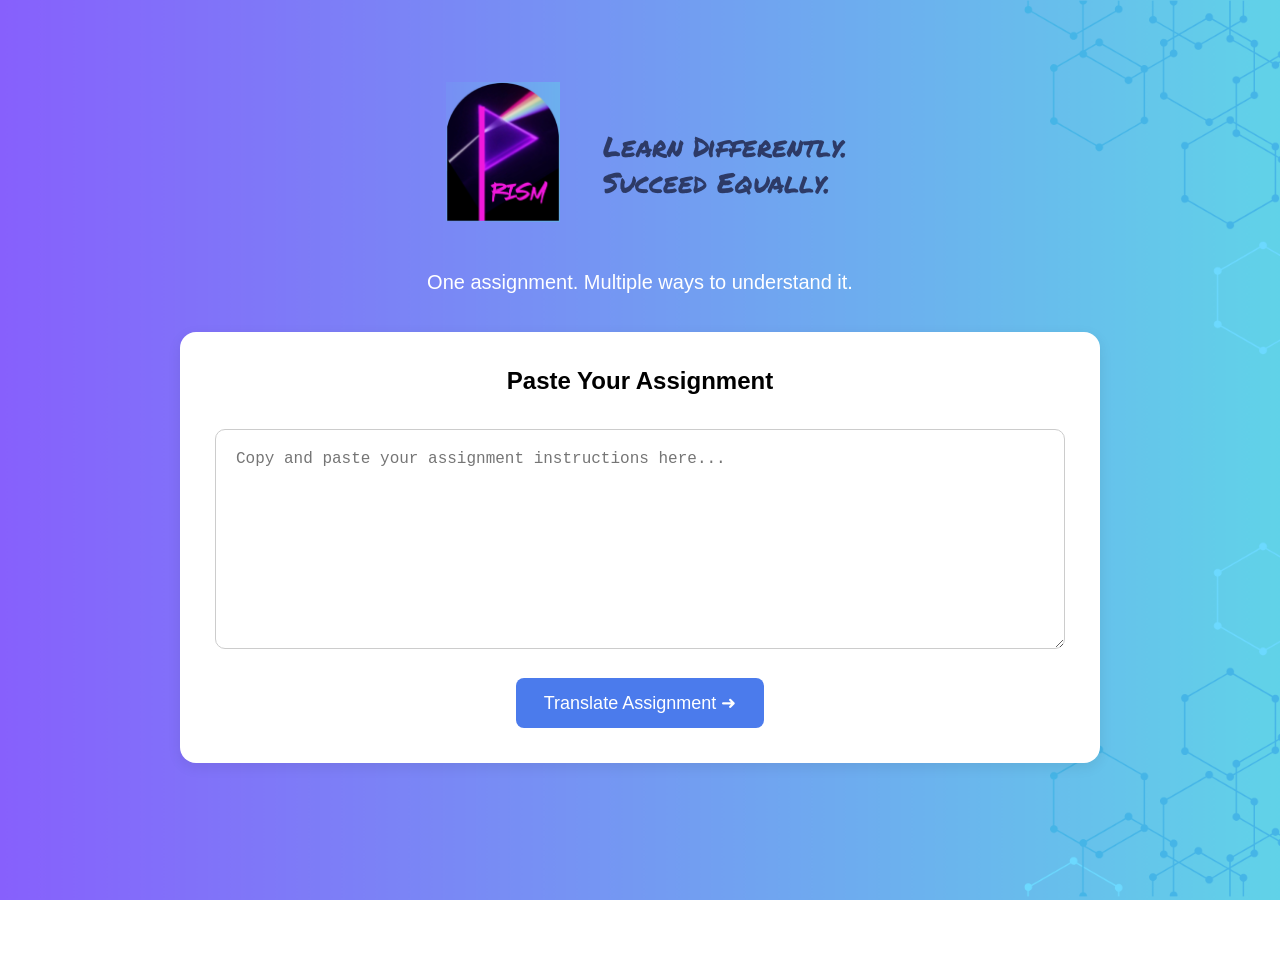
<file: index.html>
<!DOCTYPE html>
<html>

<head>

<meta charset="UTF-8">

<title>Prism</title>

<link rel="stylesheet" href="style.css">

</head>

<body>

<div class="landing-container">

    <div class="branding-row">
        <!-- Logo Placeholder -->

        <div class="logo-placeholder">

            <img src="logo.png" class="logo-img">

        </div>
        <div class="slogan">

            Learn Differently.<br>

            Succeed Equally.

        </div>
    </div>

    <!-- App Title 

    <h1 class="prism-title">

        Prism

    </h1> -->

    <p class="subtitle">

        One assignment. Multiple ways to understand it.
        <br>

    </p>


    <!-- Main Card -->

    <div class="landing-card">

        <h2>

            Paste Your Assignment

        </h2>

        <textarea
        placeholder="Copy and paste your assignment instructions here..."
        id="assignmentBox"
        ></textarea>

        <br>

        <!-- Change this link later if needed -->

        <a href="formats.html">

            <button class="translate-btn">

                Translate Assignment ➜

            </button>

        </a>

    </div>

</div>

</body>

</html>
</file>
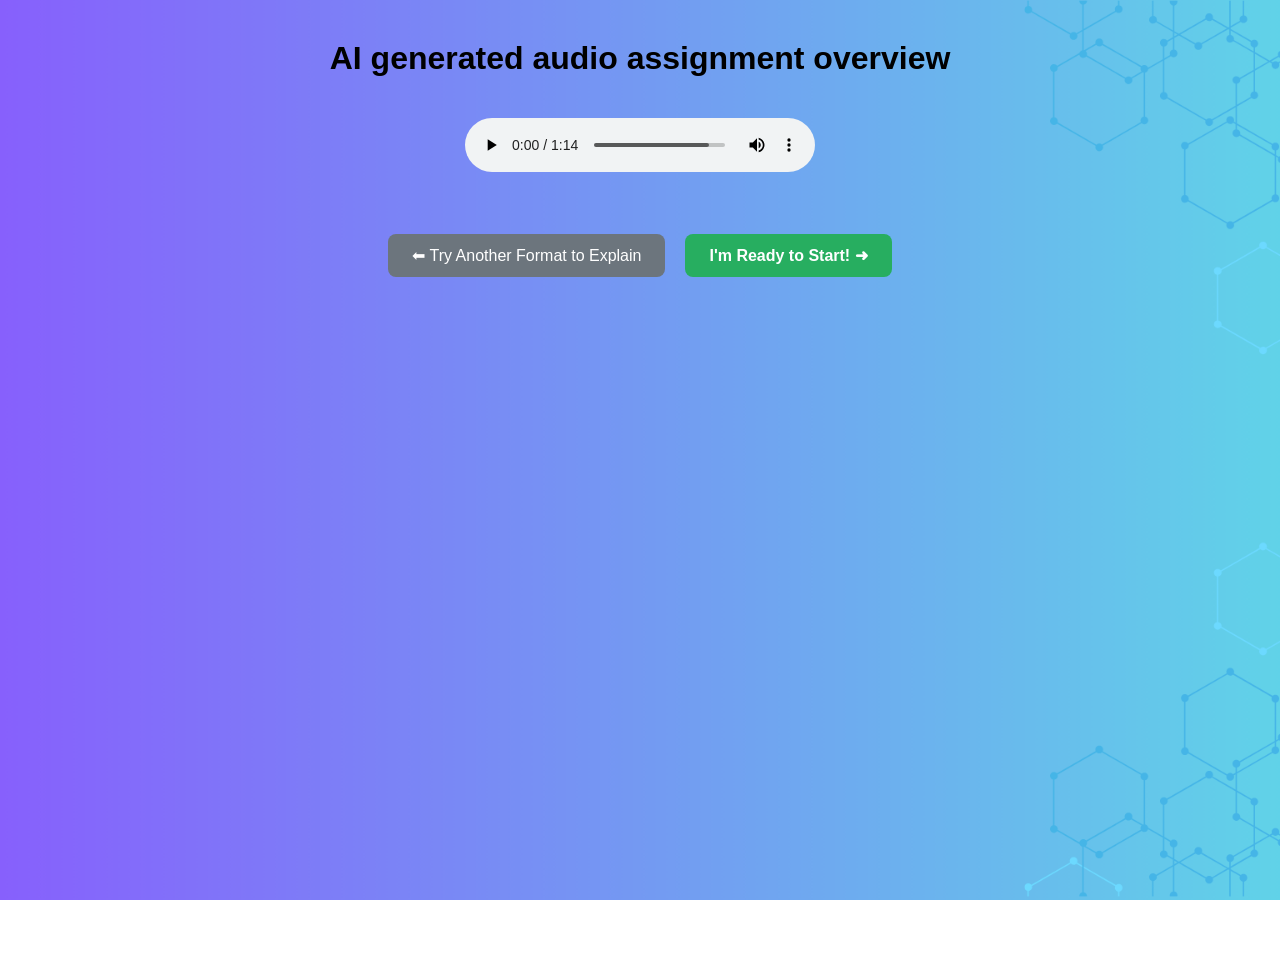
<file: audio.html>
<!DOCTYPE html>
<html>
<head>
<link rel="stylesheet" href="style.css">
</head>

<body class="audio-page">

<h1>AI generated audio assignment overview</h1>

<audio controls>
<source src="assets/audio.mp3">
Your browser does not support audio.
</audio>

<br><br>
<div class="navigation-buttons">
  <a href="formats.html">
  <button class="back-btn">
  ⬅ Try Another Format to Explain
  </button>
  </a>
  
  <a href="response-tools.html?format=audio">
  <button class="ready-btn">
  I'm Ready to Start! ➜
  </button>
  </a>
</div>
</body>
</html>
</file>
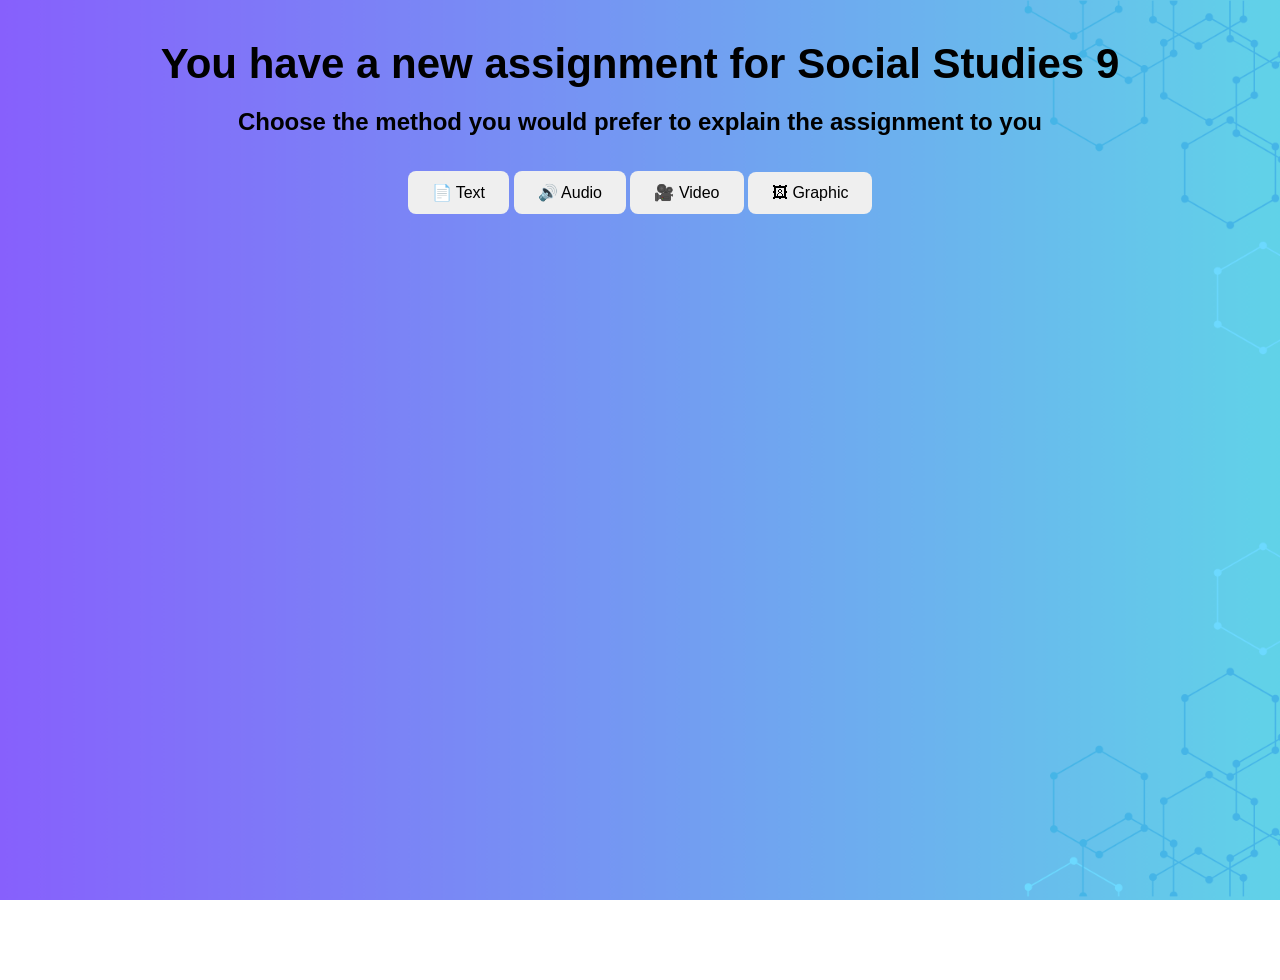
<file: formats.html>
<!DOCTYPE html>
<html>
<head>
<meta charset="UTF-8">
<title>Choose Your Format</title>
<link rel="stylesheet" href="style.css">
</head>

<body>
<header class="topbar">
<h1>You have a new assignment for Social Studies 9</h1>
<h2>Choose the method you would prefer to explain the assignment to you</h2>
</header>
  
<div class="buttons">

<a href="text.html">
<button>📄 Text</button>
</a>

<a href="audio.html">
<button>🔊 Audio</button>
</a>

<a href="video.html">
<button>🎥 Video</button>
</a>

<a href="graphic.html">
<button>🖼 Graphic</button>
</a>

</div>

</body>
</html>
</file>
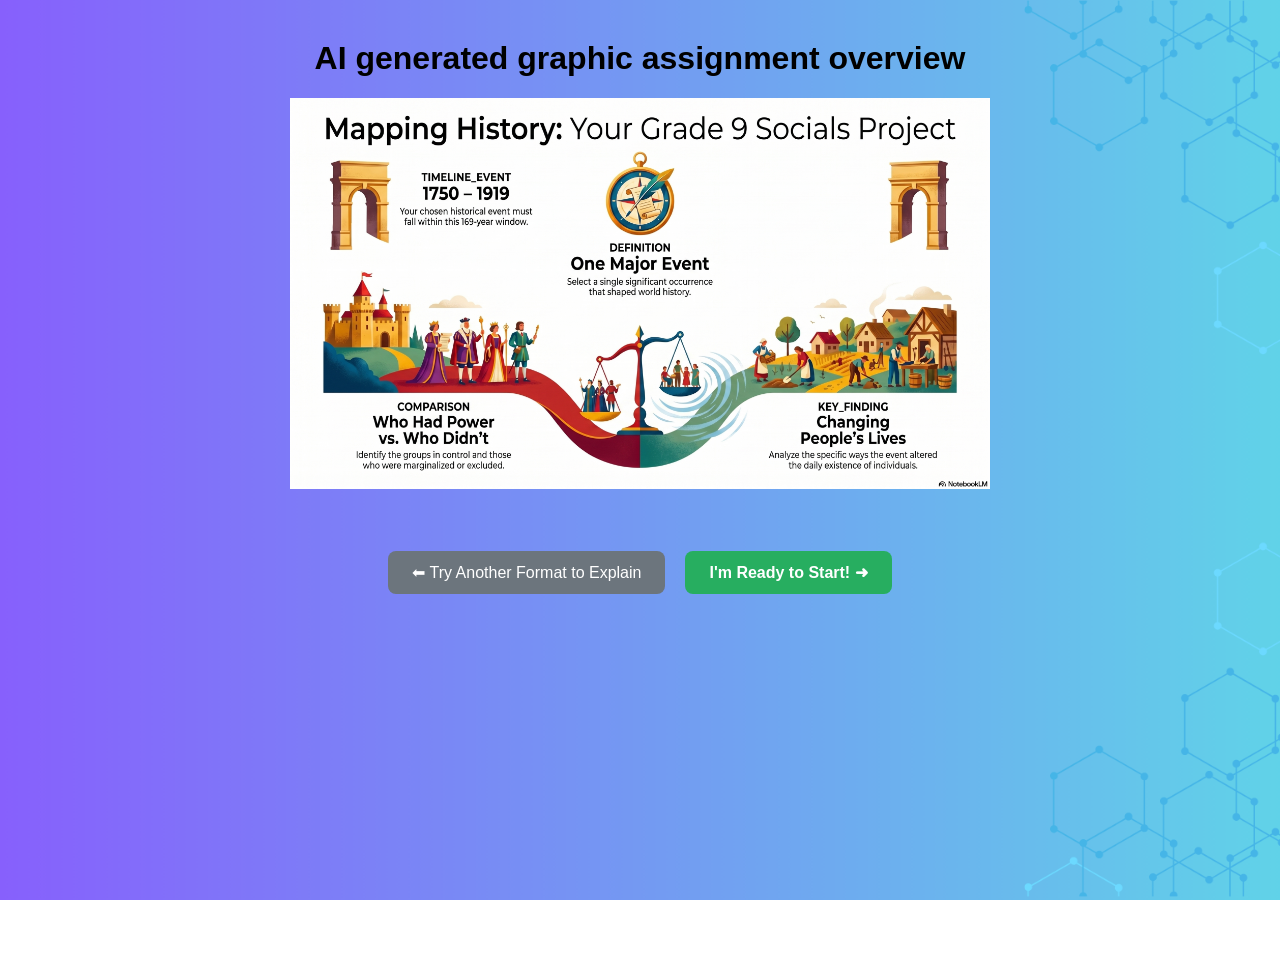
<file: graphic.html>
<!DOCTYPE html>
<html>
<head>
<link rel="stylesheet" href="style.css">
</head>

<body class="graphic-page">

<h1>AI generated graphic assignment overview</h1>

<img
src="assets/graphic.png"
width="700"
>

<br><br>
<div class="navigation-buttons">
  <a href="formats.html">
  <button class="back-btn">
  ⬅ Try Another Format to Explain
  </button>
  </a>
  
  <a href="response-tools.html?format=graphic">
  <button class="ready-btn">
  I'm Ready to Start! ➜
  </button>
  </a>
</div>

</body>
</html>
</file>
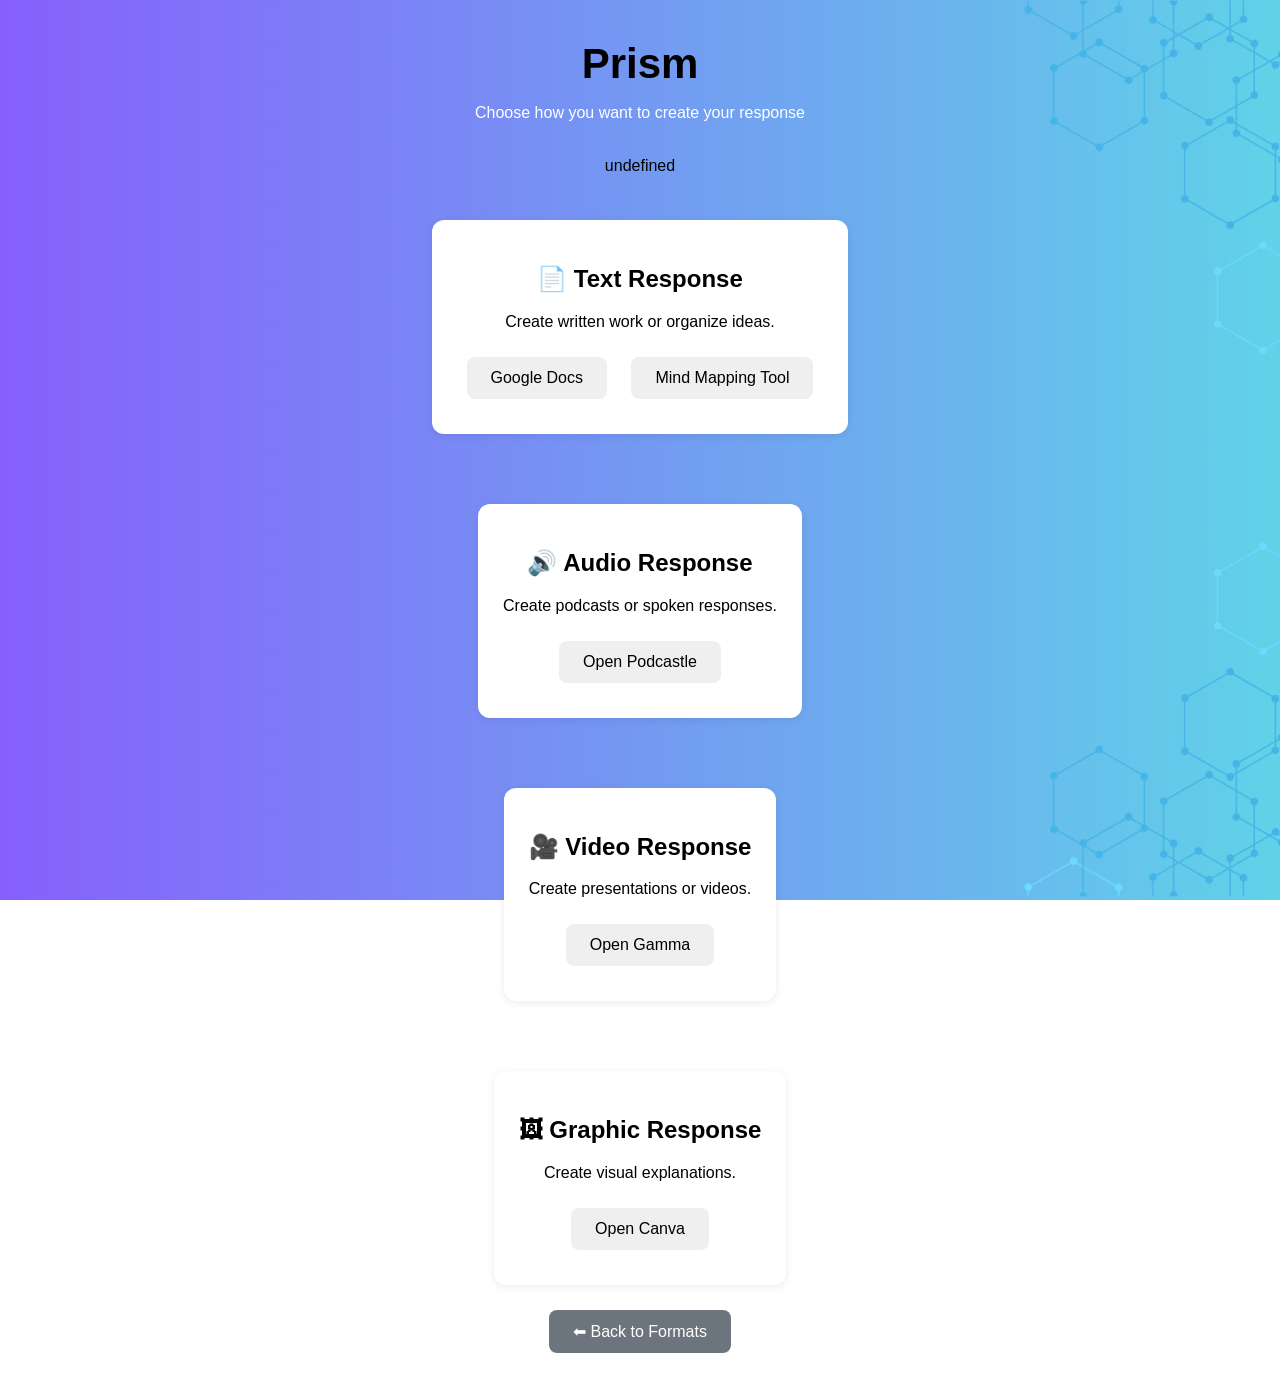
<file: response-tools.html>
<!DOCTYPE html>
<html>

<head>

<link rel="stylesheet" href="style.css">

<title>Choose Your Creation Tool</title>

</head>

<body>

<div class="container">

<header class="topbar">

<h1>Prism</h1>

<p style="color:white;">Choose how you want to create your response</p>

</header>

<div id="toolContainer"></div>

<a href="formats.html">

<button class="back-btn">

⬅ Back to Formats

</button>

</a>

</div>

<script>

const params =
new URLSearchParams(window.location.search);

const preferred =
params.get("format");

const tools = {

text: `
<div class="card">

<h2>📄 Text Response</h2>

<p>Create written work or organize ideas.</p>

<a href="https://docs.google.com"
target="_blank">

<button>
Google Docs
</button>

</a>

<a href="https://www.mindmeister.com"
target="_blank">

<button>
Mind Mapping Tool
</button>

</a>

</div>
`,

video: `
<div class="card">

<h2>🎥 Video Response</h2>

<p>Create presentations or videos.</p>

<a href="https://gamma.app"
target="_blank">

<button>
Open Gamma
</button>

</a>

</div>
`,

audio: `
<div class="card">

<h2>🔊 Audio Response</h2>

<p>Create podcasts or spoken responses.</p>

<a href="https://podcastle.ai"
target="_blank">

<button>
Open Podcastle
</button>

</a>

</div>
`,

graphic: `
<div class="card">

<h2>🖼 Graphic Response</h2>

<p>Create visual explanations.</p>

<a href="https://www.canva.com"
target="_blank">

<button>
Open Canva
</button>

</a>

</div>
`

};

const order = [
"text",
"audio",
"video",
"graphic"
];

const sorted = [

preferred,

...order.filter(
x => x !== preferred
)

];

const container =
document.getElementById("toolContainer");

sorted.forEach(tool => {

container.innerHTML += tools[tool];

});

</script>

</body>

</html>
</file>
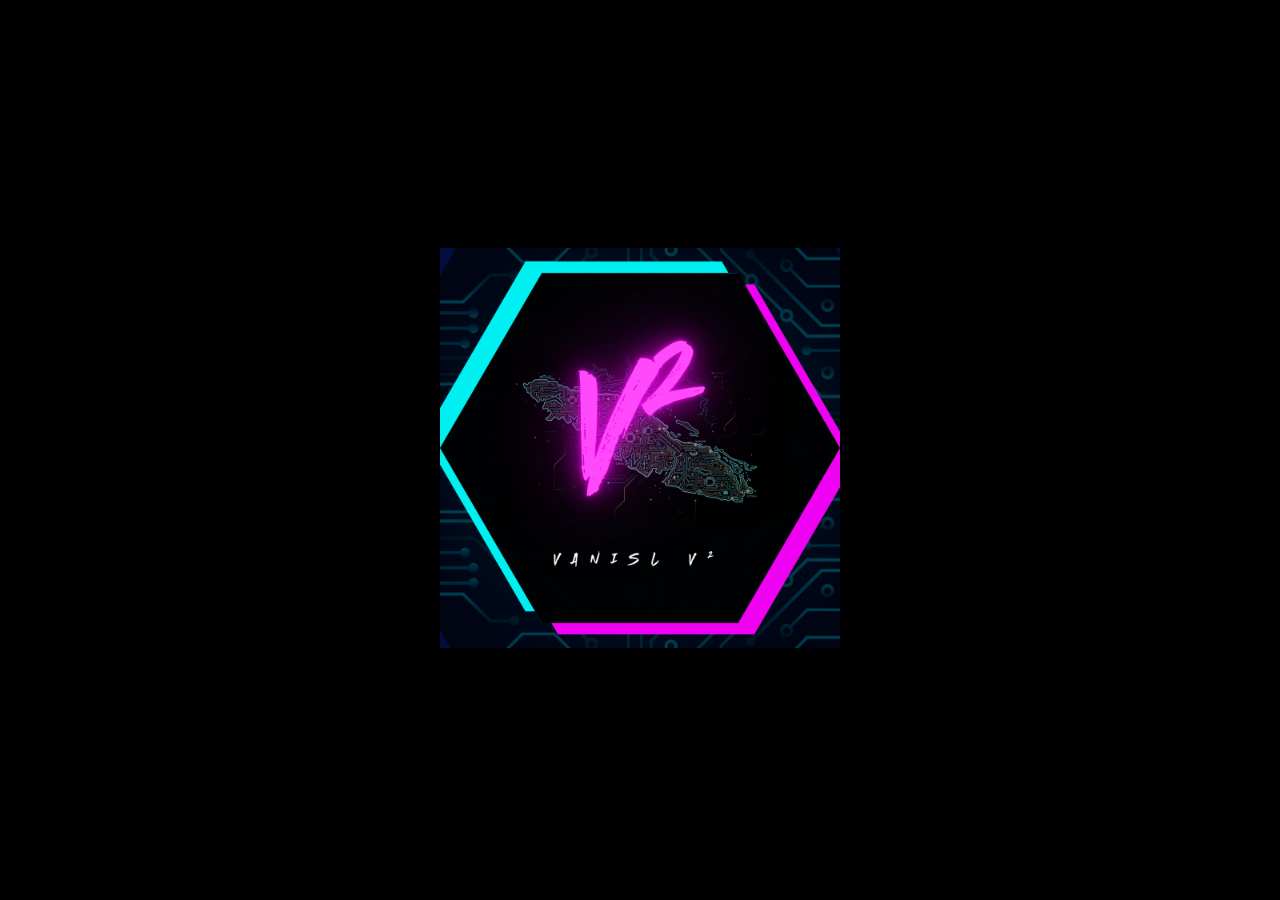
<file: teampage.html>
<!DOCTYPE html>
<html>
<head>
    <title>VanISL VSquared</title>
    <style>
        body {
            /* Sets the background color to black */
            background-color: #000000; 
            
            /* Removes default browser margins */
            margin: 0; 
            
            /* Forces the body to fill the entire viewport height */
            height: 100vh; 
            
            /* Uses Flexbox to align contents */
            display: flex; 
            
            /* Centers the image horizontally */
            justify-content: center; 
            
            /* Centers the image vertically */
            align-items: center; 
        }
    </style>
</head>
<body>
    <center>
    <img src="V2.png" alt="VanISL VSquared" width="400" height="400">
    </center>
</body>
<script>
  
</script>
</html>
</file>
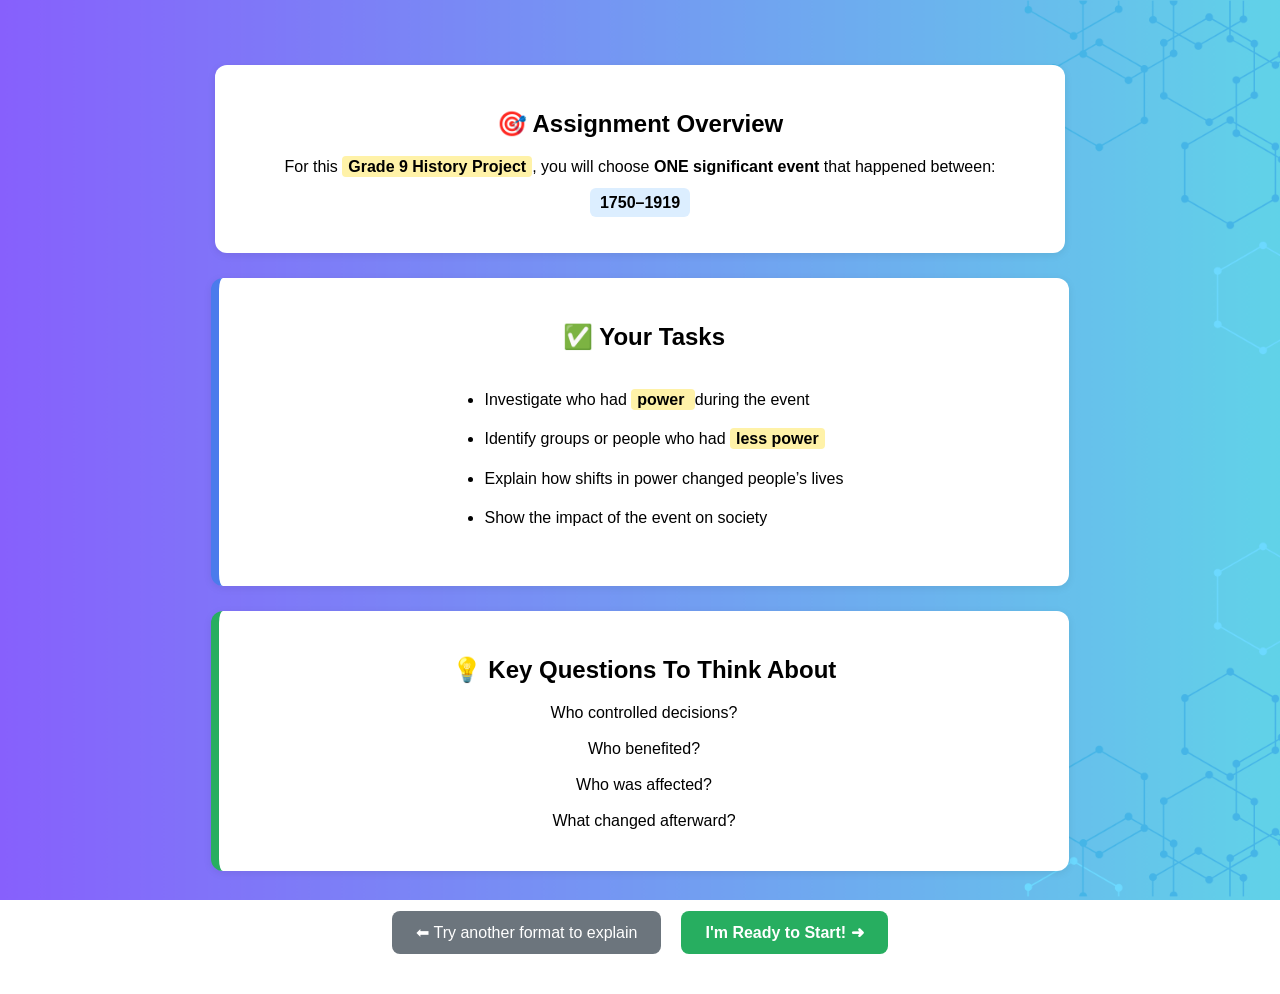
<file: text.html>
<!DOCTYPE html>
<html>
<head>
<link rel="stylesheet" href="style.css">
<title>Text Version</title>
</head>

<body class="text-page">

<div class="container">
  
  <div class="card">
  
    <h2>🎯 Assignment Overview</h2>
    
    <p>
    For this <span class="highlight">Grade 9 History Project</span>,
    you will choose <strong>ONE significant event</strong>
    that happened between:
    
    <br><br><span class="date-box">
    1750–1919
    </span>
    </p>
  
  </div>


  <div class="card task-box">
  
    <h2>✅ Your Tasks</h2>
    
    <ul>
    
    <li>
    Investigate who had
    <span class="highlight">
    power
    </span>
    during the event
    </li>
    
    <li>
    Identify groups or people who had
    <span class="highlight">
    less power
    </span>
    </li>
    
    <li>
    Explain how shifts in power changed
    people’s lives
    </li>
    
    <li>
    Show the impact of the event
    on society
    </li>
    
    </ul>
  
  </div>


  <div class="card reminder">
  
    <h2>💡 Key Questions To Think About</h2>
    
    <p>
    
    Who controlled decisions?<br><br>
    
    Who benefited?<br><br>
    
    Who was affected?<br><br>
    
    What changed afterward?
    
    </p>
  
  </div>

  <div class="navigation-buttons">
    <a href="formats.html">
    <button class="back-btn">
    ⬅ Try another format to explain
    </button>
    </a>
    
    <a href="response-tools.html?format=text">
    <button class="ready-btn">
    I'm Ready to Start! ➜
    </button>
    </a>
  </div>
  
</div>

</body>
</html>
</file>
<file: style.css>
/* =========================
   GLOBAL STYLES
========================= */

body{
    font-family: Arial, sans-serif;
    margin:0;
    padding:40px;

    background-image:url("assets/background.png");
    background-size:cover;
    background-position:center;
    background-repeat:no-repeat;
    background-attachment:fixed;
    min-height:100vh;

    text-align:center;   /* Centers text globally */
}

.container{
    max-width:900px;
    margin:auto;
}

h1{
    margin-top:0;
}

button{
    padding:12px 24px;
    border:none;
    border-radius:8px;
    cursor:pointer;
    font-size:16px;
    transition:.2s;
   text-decoration: none;
}

a {
   text-decoration: none;
}

button:hover{
    opacity:.9;
}

/* =========================
   LANDING PAGE
========================= */

.landing-container{

    display:flex;

    flex-direction:column;

    align-items:center;

    justify-content:center;

    min-height:85vh;
}

.logo-placeholder{

    width:140px;

    height:140px;

    display:flex;

    align-items:center;

    justify-content:center;

    margin-bottom:25px;

    font-weight:bold;
}

.logo-img{

width:100%;

height:100%;

object-fit:contain;
}

/* NETWORKAND FONT */

@font-face {

    font-family: "Networkand";

    src: url("assets/PermanentMarker-Regular.ttf")
    format("truetype");

}

/* Logo + slogan section */

.branding-row{

    display:flex;

    align-items:center;

    justify-content:center;

    gap:30px;

    margin-bottom:0px;

    flex-wrap:wrap;
}

.slogan{

    font-family:"Networkand", sans-serif;

    font-size:28px;

    color:#2d3a66;

    max-width:350px;

    text-align:left;

    line-height:1.3;
}

/* Mobile */

@media (max-width:700px){

.slogan{

    text-align:center;

    font-size:22px;
}

}
.prism-title{

    font-size:72px;

    margin-bottom:10px;

    color:#2d3a66;
}

.subtitle{

    max-width:700px;

    text-align:center;

    color:#ffffff;

    font-size:20px;

    margin-bottom:35px;

    line-height:1.5;
}

.landing-card{

    background:white;

    padding:35px;

    border-radius:16px;

    box-shadow:
    0 4px 14px rgba(0,0,0,.08);

    width:90%;

    max-width:850px;
}

.landing-card h2{

    margin-top:0;
}

textarea{

    width:100%;

    min-height:220px;

    border-radius:10px;

    border:1px solid #ccc;

    padding:20px;

    font-size:16px;

    resize:vertical;

    box-sizing:border-box;

    margin-top:15px;
}

.translate-btn{

    margin-top:25px;

    background:#4b7bec;

    color:white;

    font-size:18px;

    padding:14px 28px;
}

.translate-btn:hover{

    transform:translateY(-2px);
}

/* Mobile */

@media (max-width:700px){

.prism-title{

    font-size:48px;
}

.subtitle{

    font-size:18px;
}

textarea{

    min-height:180px;
}

}

/* =========================
   PRISM HEADER
========================= */

.topbar{
    margin-bottom:35px;
}

.topbar h1{
    font-size:42px;
    margin-bottom:8px;
}

.topbar p{
    color:#666;
}

/* =========================
   COMMON CARD STYLING
========================= */

.card,
.audio-card,
.video-card,
.graphic-card{

    background:white;

    padding:25px;

    border-radius:12px;

    margin:25px auto;

    box-shadow:
    0 2px 8px rgba(0,0,0,.08);

    max-width:800px;
}

/* =========================
   NAVIGATION BUTTONS
========================= */

.navigation-buttons{

    margin-top:40px;

    display:flex;

    justify-content:center;

    gap:20px;

    flex-wrap:wrap;
}

.back-btn{

    background:#6c757d;

    color:white;
}

.ready-btn{

    background:#27ae60;

    color:white;

    font-weight:bold;
}

.ready-btn:hover{

    transform:translateY(-2px);
}

.back-btn:hover{

    transform:translateY(-2px);
}

/* =========================
   TEXT PAGE
========================= */

.text-page .highlight{
    background:#fff2a8;
    padding:2px 6px;
    border-radius:4px;
    font-weight:bold;
}

.text-page .date-box{
    background:#dceeff;
    padding:6px 10px;
    border-radius:6px;
    font-weight:bold;
}

.text-page .task-box{
    border-left:8px solid #4b7bec;
}

.text-page .reminder{
    border-left:8px solid #27ae60;
}

/* Keep list text readable */

.text-page ul{
    text-align:left;
    display:inline-block;
}

.text-page li{
    margin-bottom:14px;
    line-height:1.6;
}

/* =========================
   AUDIO PAGE
========================= */

.audio-page .audio-card{
    text-align:center;
}

.audio-page audio{

    width:350px;       /* fixed size */

    max-width:90%;     /* mobile friendly */

    margin-top:20px;
}

/* =========================
   VIDEO PAGE
========================= */

.video-page video{

    width:700px;

    max-width:100%;

    border-radius:10px;
}

/* =========================
   GRAPHIC PAGE
========================= */

.graphic-page .graphic-card{
    text-align:center;
}

.graphic-img{

    width:700px;

    max-width:100%;

    border-radius:10px;

    box-shadow:
    0 2px 10px rgba(0,0,0,.15);
}

/* =========================
   RESPONSE TOOL PAGE 
========================= */

#toolContainer{

display:flex;

flex-direction:column;

gap:20px;
}

#toolContainer .card{

text-align:center;
}

#toolContainer button{

margin:10px;
}

/* =========================
   RESPONSIVE
========================= */

@media (max-width:700px){

body{
    padding:20px;
}

.topbar h1{
    font-size:32px;
}

button{
    width:100%;
}

.audio-page audio{
    width:100%;
}

}
</file>
